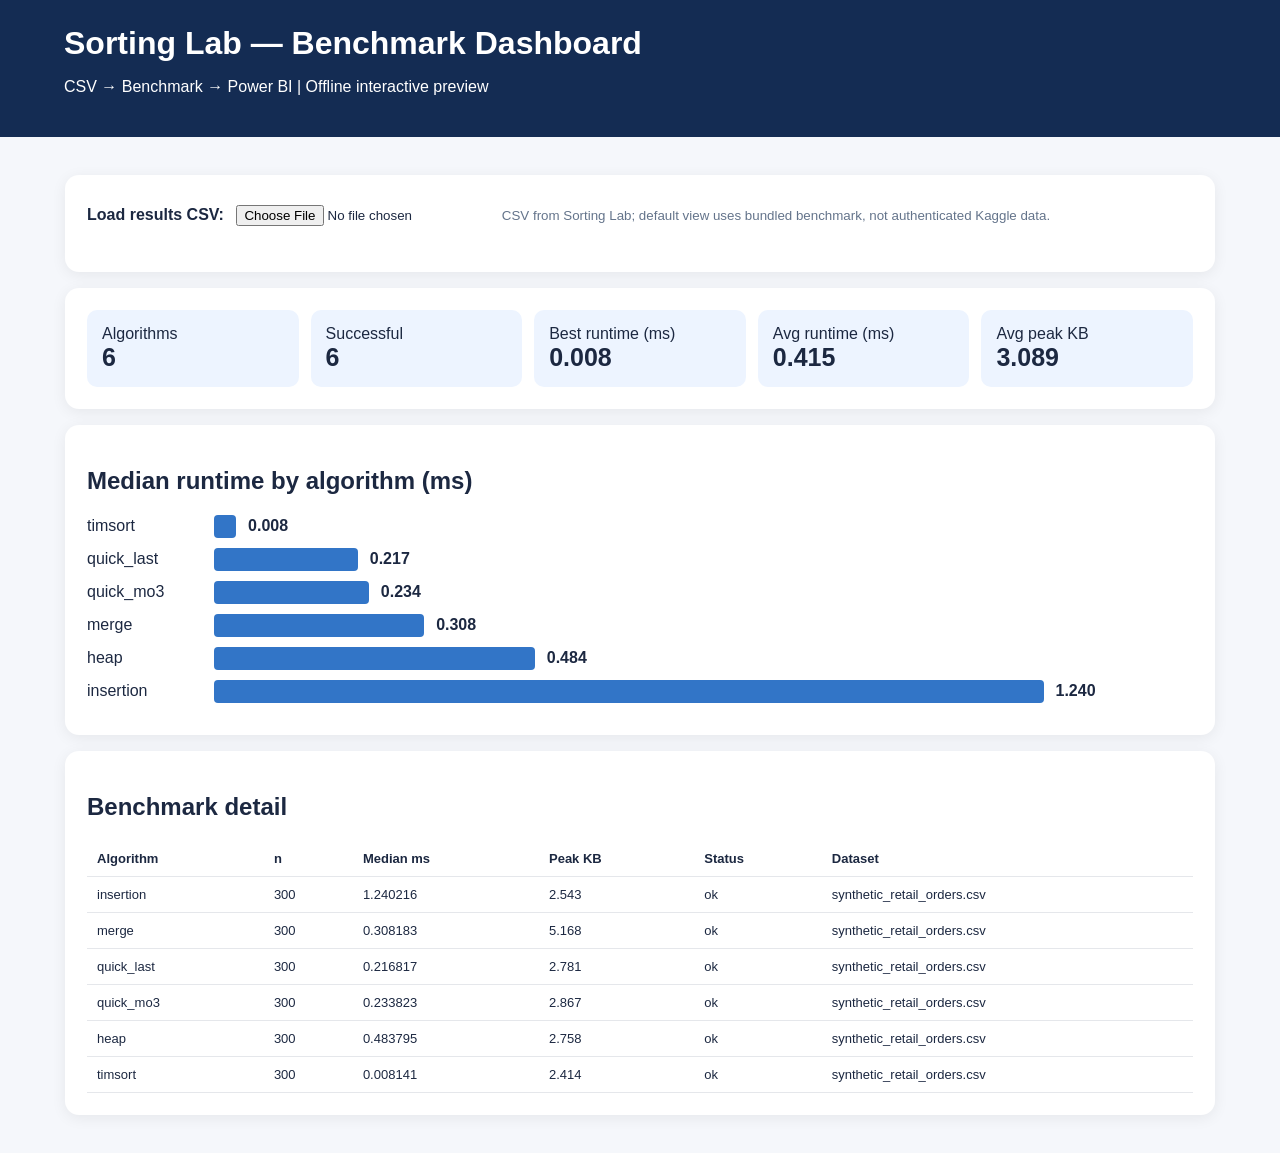
<file: powerbi/SortingLab_Interactive_Dashboard.html>
<!doctype html><html lang="vi"><meta charset="utf-8"><meta name="viewport" content="width=device-width,initial-scale=1"><title>Sorting Lab | Benchmark Dashboard</title><style>body{font-family:Segoe UI,Arial;background:#f5f7fb;color:#1c2841;margin:0}header{background:#142c53;color:white;padding:25px 5%}main{max-width:1150px;margin:auto;padding:22px}section{background:white;padding:22px;border-radius:14px;margin:16px 0;box-shadow:0 3px 15px #0001}h1{margin:0}small{color:#64748b}.kpis{display:grid;grid-template-columns:repeat(auto-fit,minmax(170px,1fr));gap:12px}.kpi{background:#edf4ff;padding:15px;border-radius:10px}.num{font-size:25px;font-weight:700}label{margin-right:10px}input{padding:8px}table{border-collapse:collapse;width:100%;font-size:13px}td,th{border-bottom:1px solid #e5e7eb;text-align:left;padding:10px}svg{max-width:100%}.bar{fill:#3275c7}.bar:hover{fill:#f18b36}</style><header><h1>Sorting Lab — Benchmark Dashboard</h1><p>CSV → Benchmark → Power BI | Offline interactive preview</p></header><main><section><strong>Load results CSV:</strong> <input type="file" id="csv" accept=".csv"> <small>CSV from Sorting Lab; default view uses bundled benchmark, not authenticated Kaggle data.</small><p id="csv-status" role="status"></p></section><section><div class="kpis" id="kpis"></div></section><section><h2>Median runtime by algorithm (ms)</h2><div id="bars"></div></section><section><h2>Benchmark detail</h2><div style="overflow-x:auto"><table><thead><tr><th>Algorithm</th><th>n</th><th>Median ms</th><th>Peak KB</th><th>Status</th><th>Dataset</th></tr></thead><tbody id="rows"></tbody></table></div></section></main><script>
let rows=[{"dataset": "synthetic_retail_orders.csv", "column": "Sales", "algorithm": "insertion", "n": "300", "median_ms": "1.240216", "peak_kb": "2.543", "status": "ok", "reason": ""}, {"dataset": "synthetic_retail_orders.csv", "column": "Sales", "algorithm": "merge", "n": "300", "median_ms": "0.308183", "peak_kb": "5.168", "status": "ok", "reason": ""}, {"dataset": "synthetic_retail_orders.csv", "column": "Sales", "algorithm": "quick_last", "n": "300", "median_ms": "0.216817", "peak_kb": "2.781", "status": "ok", "reason": ""}, {"dataset": "synthetic_retail_orders.csv", "column": "Sales", "algorithm": "quick_mo3", "n": "300", "median_ms": "0.233823", "peak_kb": "2.867", "status": "ok", "reason": ""}, {"dataset": "synthetic_retail_orders.csv", "column": "Sales", "algorithm": "heap", "n": "300", "median_ms": "0.483795", "peak_kb": "2.758", "status": "ok", "reason": ""}, {"dataset": "synthetic_retail_orders.csv", "column": "Sales", "algorithm": "timsort", "n": "300", "median_ms": "0.008141", "peak_kb": "2.414", "status": "ok", "reason": ""}];
function parseCSV(text) {
  text = String(text).replace(/^\uFEFF/, '');
  const records = [];
  let row = [], field = '', quoted = false, closed = false;
  function finishRow() {
    const blank = row.length === 0 && field === '' && !closed;
    row.push(field);
    if (!blank) records.push(row);
    row = []; field = ''; closed = false;
  }
  for (let i = 0; i < text.length; i++) {
    const c = text[i];
    if (quoted) {
      if (c === '"') {
        if (text[i + 1] === '"') { field += '"'; i++; }
        else { quoted = false; closed = true; }
      } else field += c;
    } else if (c === '"') {
      if (field !== '' || closed) throw new Error('Dấu ngoặc kép sai vị trí trong CSV.');
      quoted = true;
    } else if (c === ',') {
      row.push(field); field = ''; closed = false;
    } else if (c === '\r' || c === '\n') {
      finishRow();
      if (c === '\r' && text[i + 1] === '\n') i++;
    } else {
      if (closed) throw new Error('Có ký tự ngoài ô CSV đã đóng ngoặc kép.');
      field += c;
    }
  }
  if (quoted) throw new Error('CSV có ô chưa đóng ngoặc kép.');
  if (field !== '' || row.length || closed) finishRow();
  if (!records.length) throw new Error('CSV trống hoặc thiếu tiêu đề.');
  const headers = records.shift().map(name => name.trim());
  if (headers.some(name => !name) || new Set(headers).size !== headers.length) {
    throw new Error('Tiêu đề CSV trống hoặc bị trùng.');
  }
  return records.map((values, index) => {
    if (values.length !== headers.length) {
      throw new Error('Bản ghi ' + (index + 2) + ' không khớp số cột trong tiêu đề.');
    }
    return Object.fromEntries(headers.map((name, i) => [name, values[i]]));
  });
}
function escapeHTML(value) {
  return String(value == null ? '' : value).replace(/[&<>"']/g, c =>
    ({'&':'&amp;', '<':'&lt;', '>':'&gt;', '"':'&quot;', "'":'&#39;'}[c]));
}
function finiteNumber(value) {
  return value != null && String(value).trim() !== '' && Number.isFinite(Number(value));
}
function render() {
  const valid = rows.filter(r => r.status === 'ok' && finiteNumber(r.median_ms) && +r.median_ms >= 0);
  const min = valid.length ? Math.min(...valid.map(r => +r.median_ms)) : null;
  const avg = valid.length ? valid.reduce((sum, r) => sum + +r.median_ms, 0) / valid.length : null;
  const memoryRows = valid.filter(r => finiteNumber(r.peak_kb) && +r.peak_kb >= 0);
  const memory = memoryRows.length ? memoryRows.reduce((sum, r) => sum + +r.peak_kb, 0) / memoryRows.length : null;
  const format = value => value == null ? '—' : value.toFixed(3);
  const algorithms = new Set(rows.map(r => r.algorithm).filter(Boolean)).size;
  document.getElementById('kpis').innerHTML = [
    ['Algorithms', algorithms], ['Successful', valid.length],
    ['Best runtime (ms)', format(min)], ['Avg runtime (ms)', format(avg)],
    ['Avg peak KB', format(memory)]
  ].map(([label, value]) => '<div class="kpi">' + label + '<div class="num">' + value + '</div></div>').join('');
  const max = Math.max(1, ...valid.map(r => +r.median_ms));
  document.getElementById('bars').innerHTML = valid.slice().sort((a,b) => +a.median_ms - +b.median_ms).map(r =>
    '<div style="display:flex;align-items:center;gap:12px;margin:10px 0"><div style="width:115px">'
    + escapeHTML(r.algorithm) + '</div><div style="height:23px;background:#3275c7;width:'
    + Math.max(2, Math.round(+r.median_ms / max * 75))
    + '%;border-radius:4px"></div><b>' + (+r.median_ms).toFixed(3) + '</b></div>'
  ).join('');
  document.getElementById('rows').innerHTML = rows.map(r => '<tr>' +
    ['algorithm','n','median_ms','peak_kb','status','dataset'].map(key =>
      '<td>' + escapeHTML(r[key]) + '</td>').join('') + '</tr>').join('');
}
document.getElementById('csv').onchange = async event => {
  const file = event.target.files[0];
  if (!file) return;
  const status = document.getElementById('csv-status');
  try {
    const parsed = parseCSV(await file.text());
    const required = ['algorithm', 'median_ms', 'status'];
    if (parsed.length && required.some(key => !Object.hasOwn(parsed[0], key))) {
      throw new Error('CSV cần có các cột algorithm, median_ms và status.');
    }
    rows = parsed;
    render();
    status.textContent = 'Đã đọc ' + rows.length + ' bản ghi từ ' + file.name + '.';
  } catch (error) {
    status.textContent = 'Không đọc được CSV: ' + error.message;
  }
};
render();
</script></html>
</file>
